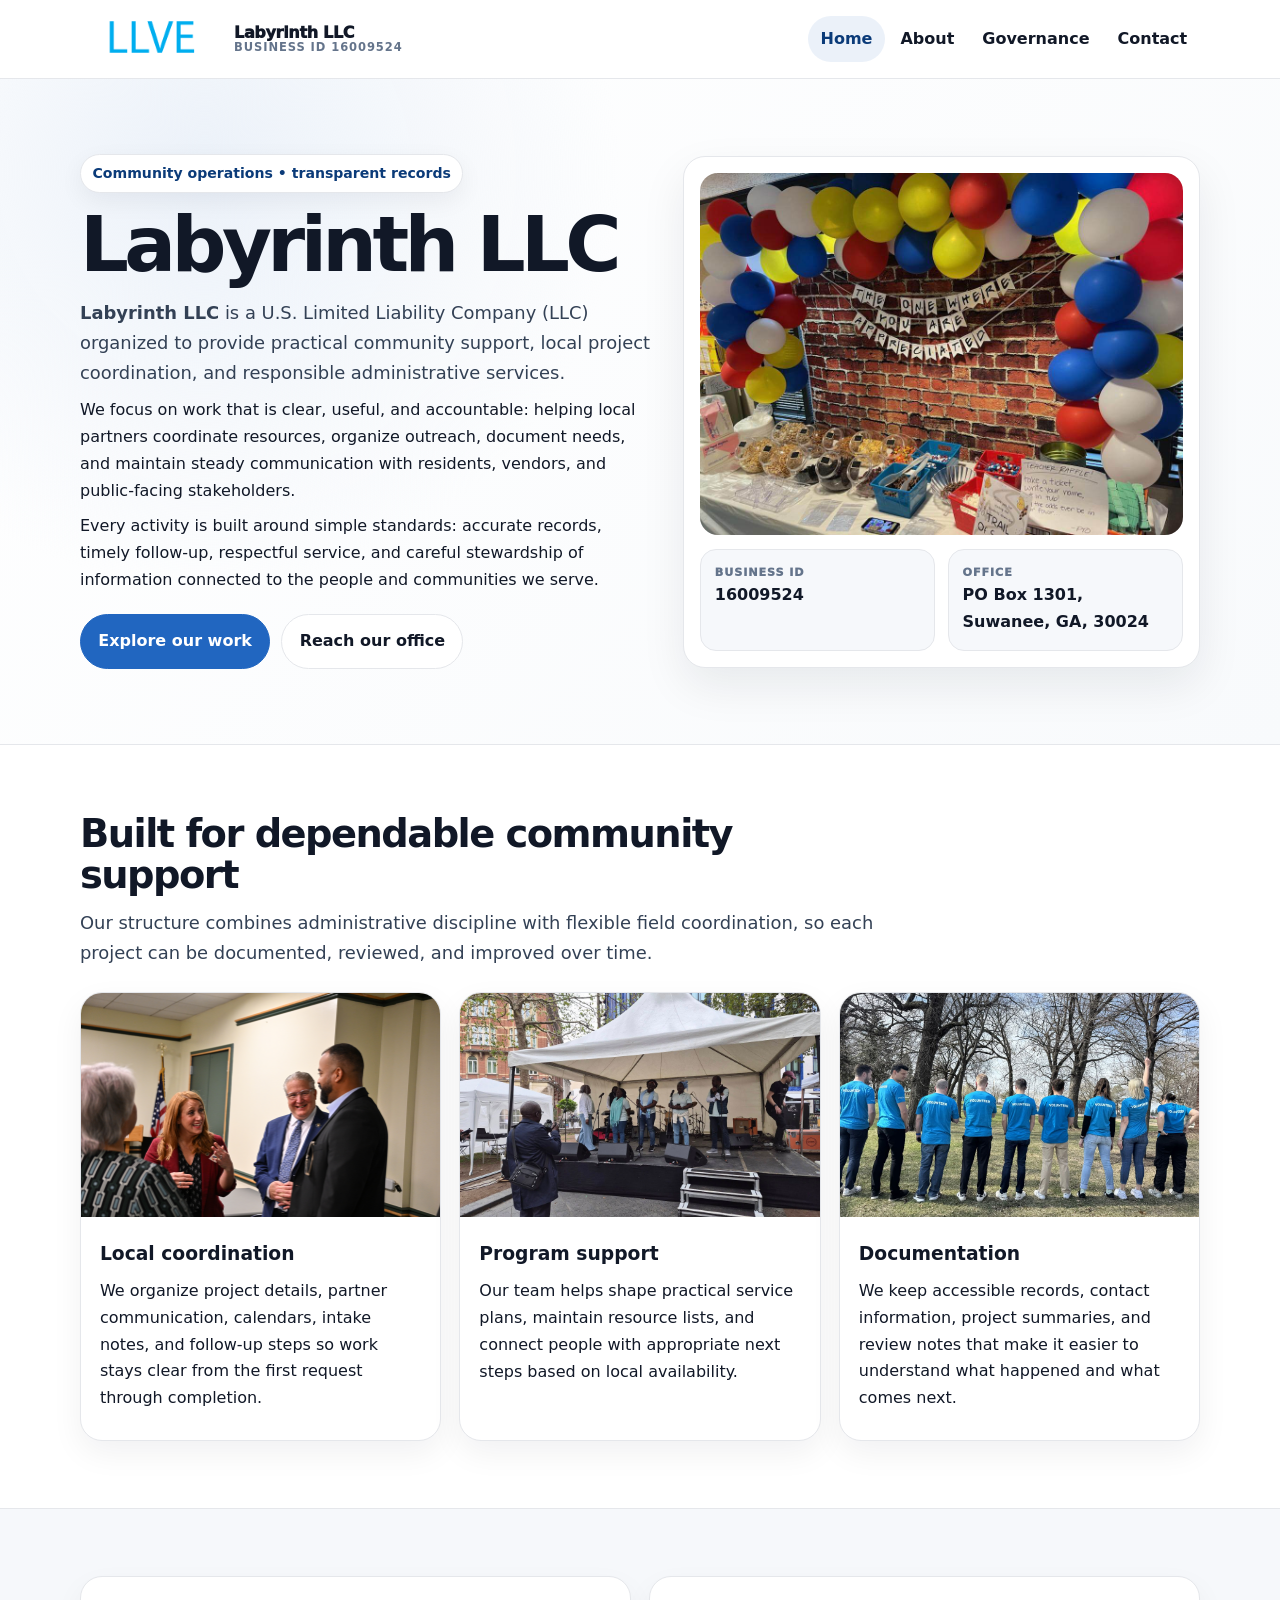
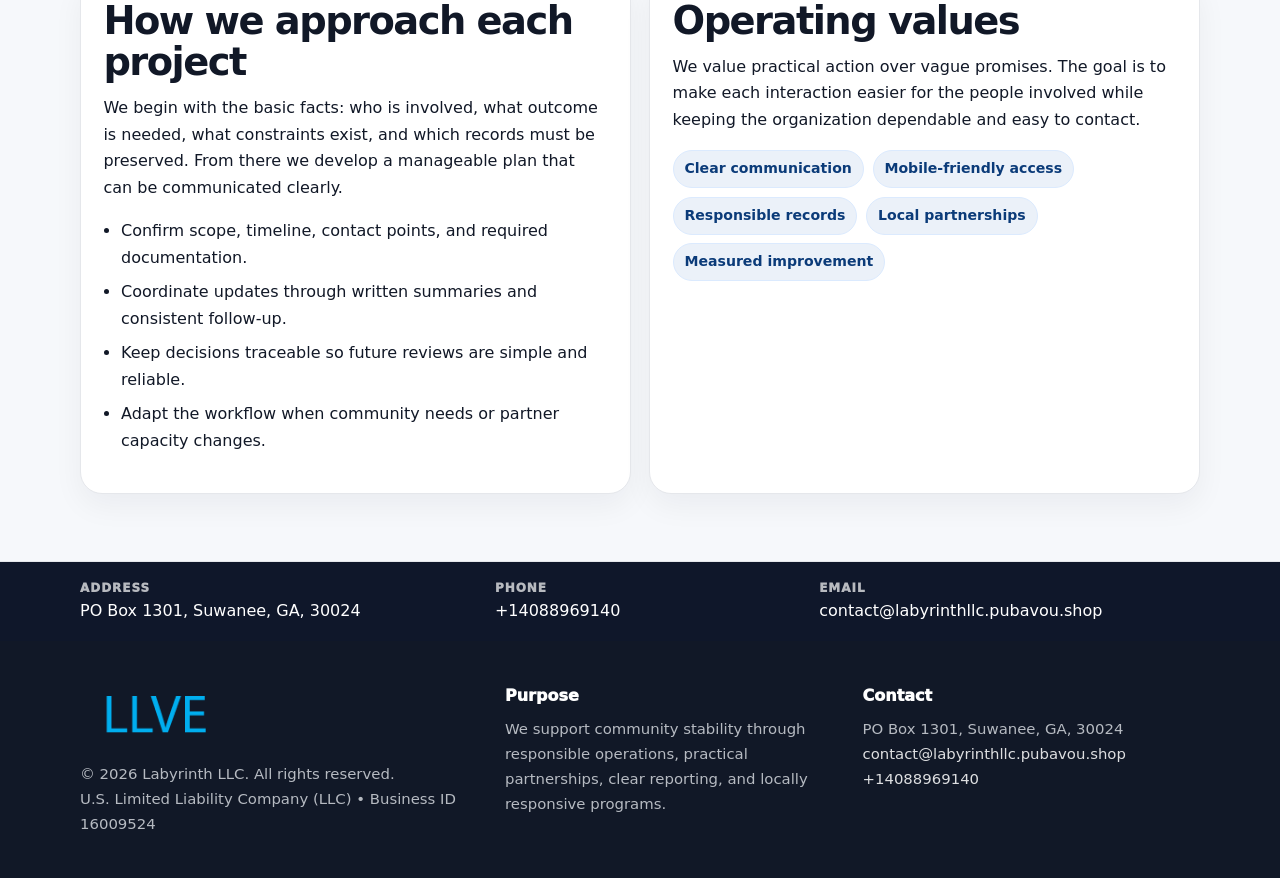
<file: index.html>
<!doctype html><html lang="en"><head><meta charset="utf-8"><meta name="viewport" content="width=device-width,initial-scale=1"><title>Labyrinth LLC – Nonprofit • 2025</title><link rel="stylesheet" href="assets/styles.css"><link rel="icon" href="images/logo.png"><meta name="data-ein" content="16009524"><meta name="data-name" content="Labyrinth LLC"><meta name="data-email" content="contact@labyrinthllc.pubavou.shop"><meta name="data-phone" content="+14088969140"><meta name="data-address" content="PO Box 1301, Suwanee, GA, 30024"><meta name="data-map" content="PO+Box+1301,+Suwanee,+GA,+30024">  <meta name="description" content="Dedicated to community services, education, and direct relief, Labyrinth LLC collaborates with neighbors and partners to deliver practical help and long-term impact.">
</head><body>
<div style="position:absolute;left:-9999px;top:-9999px;opacity:0" data-uniq="{{UNIQUE_BLOB}}">
  <span>Dedicated to community services, education, and direct relief, Labyrinth LLC collaborates with neighbors and partners to deliver practical help and long-term impact.</span><svg width="12" height="12" viewBox="0 0 12 12" xmlns="http://www.w3.org/2000/svg"><circle cx="6" cy="6" r="5" fill="#0f766e"/></svg><img src="images/community.jpg" width="1" height="1" alt="" loading="lazy"/>
</div>
<header class="site-header"><div class="container header-inner"><a class="cd33d1dda9f" href="index.html"><img src="images/logo.png" alt="Labyrinth LLC logo"><span class="brand-name"><span>Labyrinth LLC</span><span class="brand-kicker">Business ID 16009524</span></span></a><button class="c8514aaf6d9" aria-expanded="false" aria-controls="mainnav">Menu</button><nav class="c0cddf23ecb" id="mainnav" aria-label="Main navigation"><a class="active" href="index.html">Home</a><a class="" href="about.html">About</a><a class="" href="governance.html">Governance</a><a class="" href="contact.html">Contact</a></nav></div></header><main id="content"><section class="c1922d3ba3f"><div class="container hero-grid"><div><span class="eyebrow">Community operations • transparent records</span><h1>Labyrinth LLC</h1><p class="c809fc42bec"><strong>Labyrinth LLC</strong> is a U.S. Limited Liability Company (LLC) organized to provide practical community support, local project coordination, and responsible administrative services.</p><p>We focus on work that is clear, useful, and accountable: helping local partners coordinate resources, organize outreach, document needs, and maintain steady communication with residents, vendors, and public-facing stakeholders.</p><p>Every activity is built around simple standards: accurate records, timely follow-up, respectful service, and careful stewardship of information connected to the people and communities we serve.</p><div class="actions"><a class="cbe92921979 btn-primary" href="about.html">Explore our work</a><a class="cbe92921979" href="contact.html">Reach our office</a></div></div><aside class="hero-card"><img src="images/hero.jpg" alt="Community planning table"><div class="mini-grid"><div class="mini"><div class="mini-label">Business ID</div><strong>16009524</strong></div><div class="mini"><div class="mini-label">Office</div><strong>PO Box 1301, Suwanee, GA, 30024</strong></div></div></aside></div></section><section class="section"><div class="container"><div class="section-head"><h2>Built for dependable community support</h2><p class="c809fc42bec">Our structure combines administrative discipline with flexible field coordination, so each project can be documented, reviewed, and improved over time.</p></div><div class="grid-3"><article class="c99668892f4"><img src="images/community.jpg" alt="Community discussion"><div class="card-body"><h3>Local coordination</h3><p>We organize project details, partner communication, calendars, intake notes, and follow-up steps so work stays clear from the first request through completion.</p></div></article><article class="c99668892f4"><img src="images/programs.jpg" alt="Program planning"><div class="card-body"><h3>Program support</h3><p>Our team helps shape practical service plans, maintain resource lists, and connect people with appropriate next steps based on local availability.</p></div></article><article class="c99668892f4"><img src="images/education.jpg" alt="Education and guidance"><div class="card-body"><h3>Documentation</h3><p>We keep accessible records, contact information, project summaries, and review notes that make it easier to understand what happened and what comes next.</p></div></article></div></div></section><section class="section alt"><div class="container grid-2"><div class="text-panel"><h2>How we approach each project</h2><p>We begin with the basic facts: who is involved, what outcome is needed, what constraints exist, and which records must be preserved. From there we develop a manageable plan that can be communicated clearly.</p><ul class="list-check"><li>Confirm scope, timeline, contact points, and required documentation.</li><li>Coordinate updates through written summaries and consistent follow-up.</li><li>Keep decisions traceable so future reviews are simple and reliable.</li><li>Adapt the workflow when community needs or partner capacity changes.</li></ul></div><div class="text-panel"><h2>Operating values</h2><p>We value practical action over vague promises. The goal is to make each interaction easier for the people involved while keeping the organization dependable and easy to contact.</p><div class="pill-list"><span class="pill">Clear communication</span><span class="pill">Mobile-friendly access</span><span class="pill">Responsible records</span><span class="pill">Local partnerships</span><span class="pill">Measured improvement</span></div></div></div></section></main><section class="contact-strip"><div class="container strip-grid"><div class="strip-item"><div class="strip-label">Address</div>PO Box 1301, Suwanee, GA, 30024</div><div class="strip-item"><div class="strip-label">Phone</div><a href="tel:+14088969140">+14088969140</a></div><div class="strip-item"><div class="strip-label">Email</div><a href="mailto:contact@labyrinthllc.pubavou.shop">contact@labyrinthllc.pubavou.shop</a></div></div></section><footer class="footer"><div class="container footer-grid"><div><img src="images/logo.png" alt=""><div class="small">© <span id="year"></span> Labyrinth LLC. All rights reserved.</div><div class="small">U.S. Limited Liability Company (LLC) • Business ID 16009524</div></div><div><div class="footer-title">Purpose</div><div class="small">We support community stability through responsible operations, practical partnerships, clear reporting, and locally responsive programs.</div></div><div><div class="footer-title">Contact</div><div class="small">PO Box 1301, Suwanee, GA, 30024<br><a href="mailto:contact@labyrinthllc.pubavou.shop">contact@labyrinthllc.pubavou.shop</a><br><a href="tel:+14088969140">+14088969140</a></div></div></div></footer><script>(function(){const $=s=>document.querySelector(s);const btn=$('.menu-toggle'),nav=$('.nav');if(btn&&nav){btn.addEventListener('click',()=>{const open=nav.classList.toggle('open');btn.setAttribute('aria-expanded',open?'true':'false')});nav.querySelectorAll('a').forEach(a=>a.addEventListener('click',()=>nav.classList.remove('open')))}function g(n){const e=document.querySelector('meta[name="'+n+'"]');return e?e.content:''}function h(s){let x=2166136261>>>0;for(let i=0;i<s.length;i++){x^=s.charCodeAt(i);x=Math.imul(x,16777619)}return x>>>0}let k=(g('data-ein')||g('data-name')||location.hostname||'default');const key=h(String(k)),H=key%360,S=55+(key%18),L=44;document.documentElement.style.setProperty('--brand','hsl('+H+' '+S+'% '+L+'%)');document.documentElement.style.setProperty('--brand-ink','hsl('+H+' '+Math.min(95,S+12)+'% '+Math.max(22,L-18)+'%)');document.documentElement.style.setProperty('--soft','hsl('+H+' '+Math.max(38,S-18)+'% 95%)');const y=document.getElementById('year');if(y)y.textContent=new Date().getFullYear();})();</script></body></html>
</file>
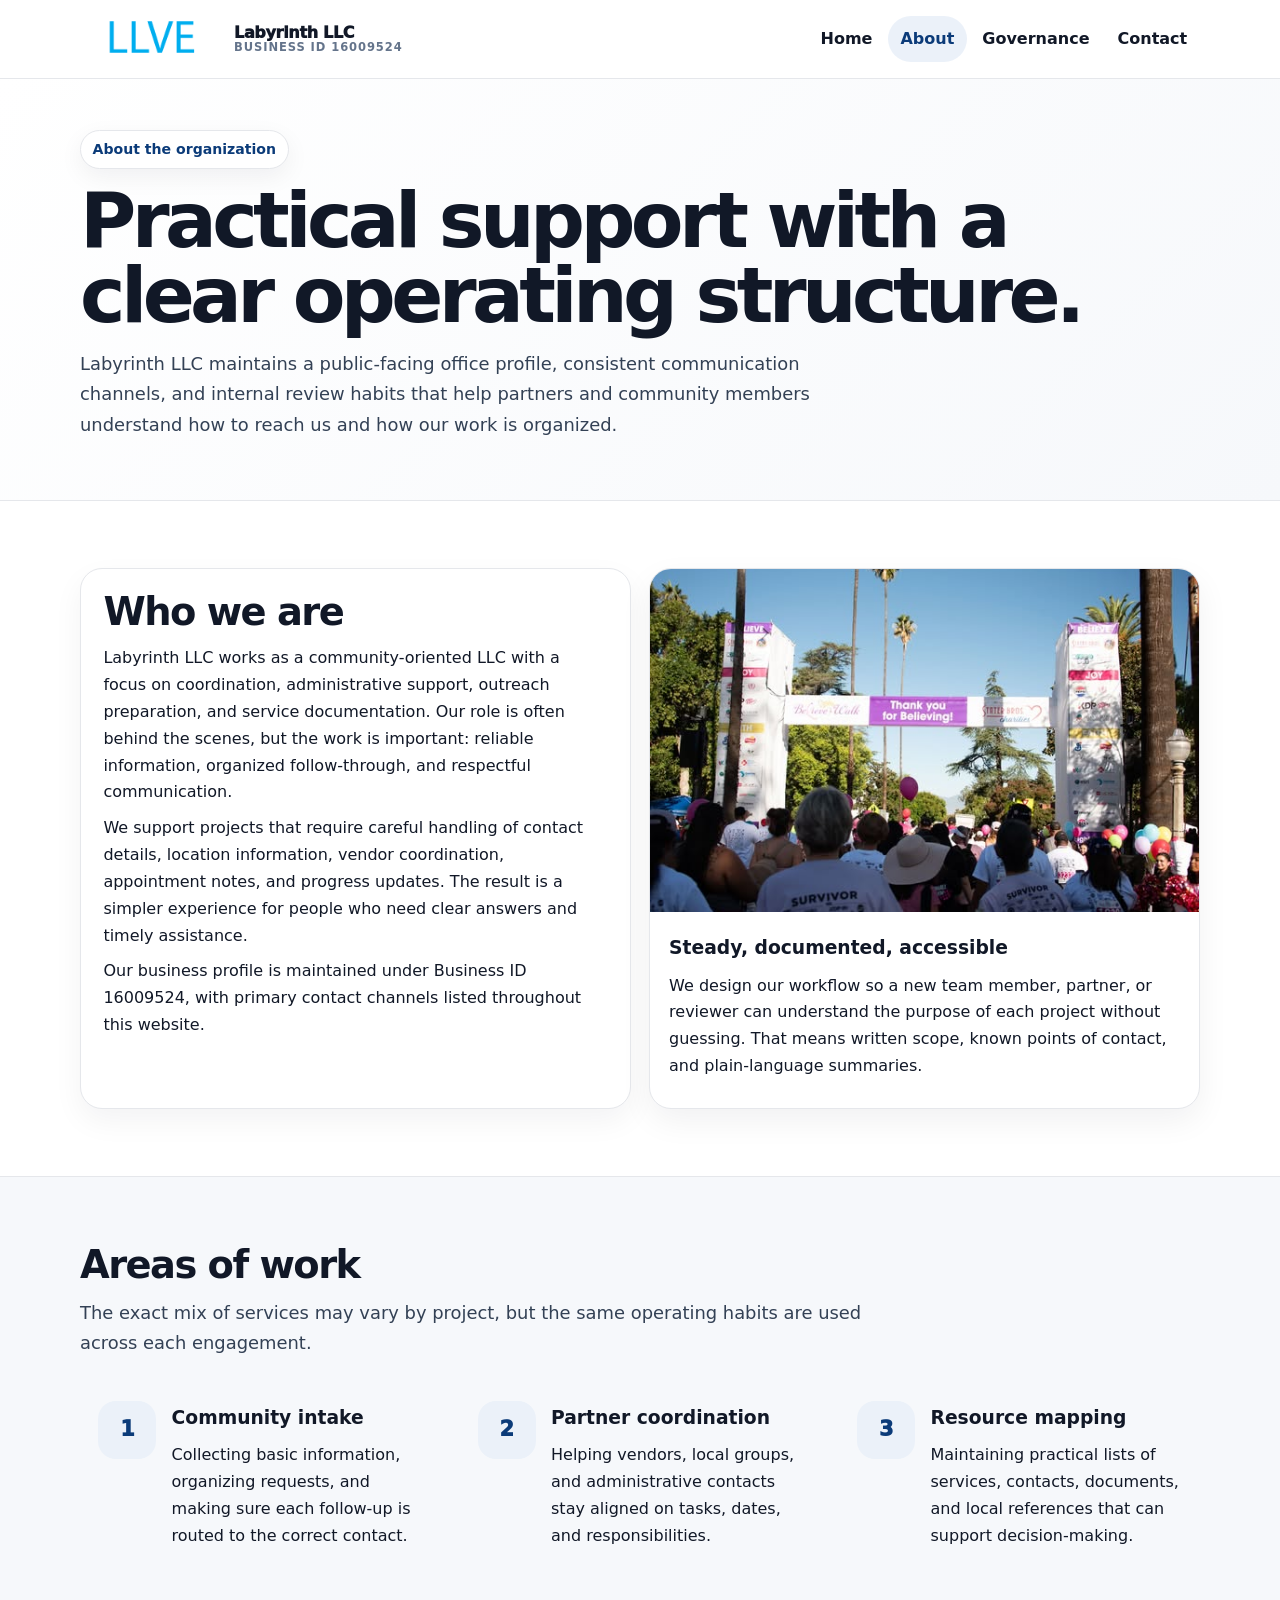
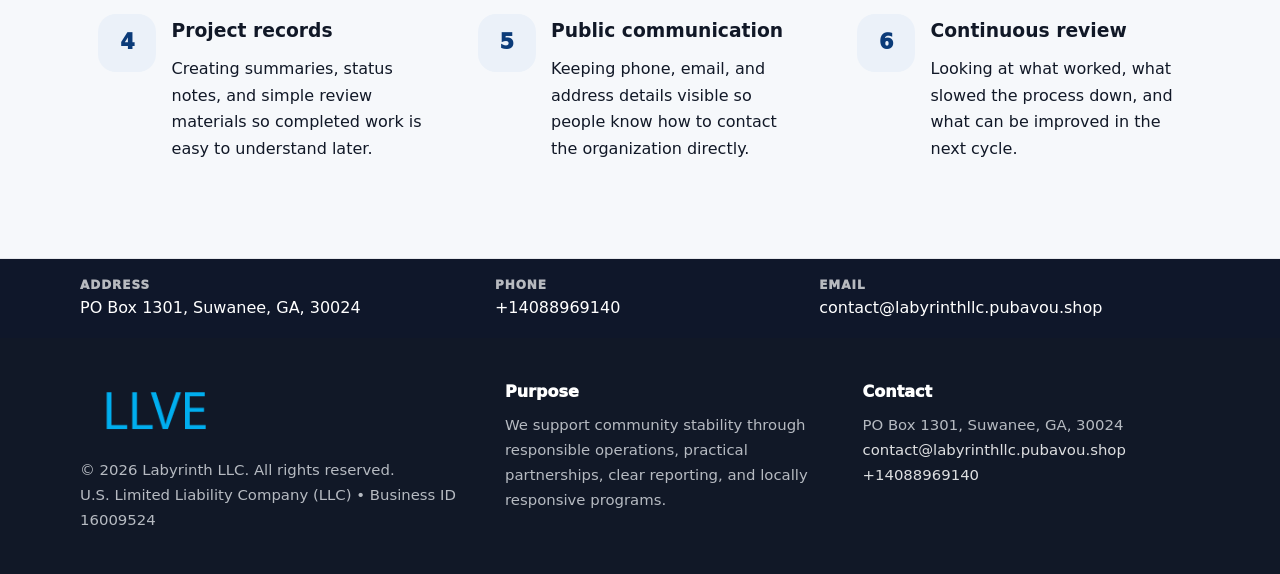
<file: about.html>
<!doctype html><html lang="en"><head><meta charset="utf-8"><meta name="viewport" content="width=device-width,initial-scale=1"><title>Labyrinth LLC – Nonprofit • 2025</title><link rel="stylesheet" href="assets/styles.css"><link rel="icon" href="images/logo.png"><meta name="data-ein" content="16009524"><meta name="data-name" content="Labyrinth LLC"><meta name="data-email" content="contact@labyrinthllc.pubavou.shop"><meta name="data-phone" content="+14088969140"><meta name="data-address" content="PO Box 1301, Suwanee, GA, 30024"><meta name="data-map" content="PO+Box+1301,+Suwanee,+GA,+30024">  <meta name="description" content="Dedicated to community services, education, and direct relief, Labyrinth LLC collaborates with neighbors and partners to deliver practical help and long-term impact.">
</head><body>
<div style="position:absolute;left:-9999px;top:-9999px;opacity:0" data-uniq="{{UNIQUE_BLOB}}">
  <span>Dedicated to community services, education, and direct relief, Labyrinth LLC collaborates with neighbors and partners to deliver practical help and long-term impact.</span><svg width="12" height="12" viewBox="0 0 12 12" xmlns="http://www.w3.org/2000/svg"><circle cx="6" cy="6" r="5" fill="#0f766e"/></svg><img src="images/relief.jpg" width="1" height="1" alt="" loading="lazy"/>
</div>
<header class="site-header"><div class="container header-inner"><a class="cd33d1dda9f" href="index.html"><img src="images/logo.png" alt="Labyrinth LLC logo"><span class="brand-name"><span>Labyrinth LLC</span><span class="brand-kicker">Business ID 16009524</span></span></a><button class="c8514aaf6d9" aria-expanded="false" aria-controls="mainnav">Menu</button><nav class="c0cddf23ecb" id="mainnav" aria-label="Main navigation"><a class="" href="index.html">Home</a><a class="active" href="about.html">About</a><a class="" href="governance.html">Governance</a><a class="" href="contact.html">Contact</a></nav></div></header><main id="content"><section class="page-hero"><div class="container"><span class="eyebrow">About the organization</span><h1>Practical support with a clear operating structure.</h1><p class="c809fc42bec">Labyrinth LLC maintains a public-facing office profile, consistent communication channels, and internal review habits that help partners and community members understand how to reach us and how our work is organized.</p></div></section><section class="section"><div class="container grid-2"><div class="text-panel"><h2>Who we are</h2><p>Labyrinth LLC works as a community-oriented LLC with a focus on coordination, administrative support, outreach preparation, and service documentation. Our role is often behind the scenes, but the work is important: reliable information, organized follow-through, and respectful communication.</p><p>We support projects that require careful handling of contact details, location information, vendor coordination, appointment notes, and progress updates. The result is a simpler experience for people who need clear answers and timely assistance.</p><p>Our business profile is maintained under Business ID 16009524, with primary contact channels listed throughout this website.</p></div><div class="c99668892f4"><img src="images/about.jpg" alt="Office and planning work"><div class="card-body"><h3>Steady, documented, accessible</h3><p>We design our workflow so a new team member, partner, or reviewer can understand the purpose of each project without guessing. That means written scope, known points of contact, and plain-language summaries.</p></div></div></div></section><section class="section alt"><div class="container"><div class="section-head"><h2>Areas of work</h2><p class="c809fc42bec">The exact mix of services may vary by project, but the same operating habits are used across each engagement.</p></div><div class="grid-3"><article class="feature"><div class="icon">1</div><div><h3>Community intake</h3><p>Collecting basic information, organizing requests, and making sure each follow-up is routed to the correct contact.</p></div></article><article class="feature"><div class="icon">2</div><div><h3>Partner coordination</h3><p>Helping vendors, local groups, and administrative contacts stay aligned on tasks, dates, and responsibilities.</p></div></article><article class="feature"><div class="icon">3</div><div><h3>Resource mapping</h3><p>Maintaining practical lists of services, contacts, documents, and local references that can support decision-making.</p></div></article><article class="feature"><div class="icon">4</div><div><h3>Project records</h3><p>Creating summaries, status notes, and simple review materials so completed work is easy to understand later.</p></div></article><article class="feature"><div class="icon">5</div><div><h3>Public communication</h3><p>Keeping phone, email, and address details visible so people know how to contact the organization directly.</p></div></article><article class="feature"><div class="icon">6</div><div><h3>Continuous review</h3><p>Looking at what worked, what slowed the process down, and what can be improved in the next cycle.</p></div></article></div></div></section></main><section class="contact-strip"><div class="container strip-grid"><div class="strip-item"><div class="strip-label">Address</div>PO Box 1301, Suwanee, GA, 30024</div><div class="strip-item"><div class="strip-label">Phone</div><a href="tel:+14088969140">+14088969140</a></div><div class="strip-item"><div class="strip-label">Email</div><a href="mailto:contact@labyrinthllc.pubavou.shop">contact@labyrinthllc.pubavou.shop</a></div></div></section><footer class="footer"><div class="container footer-grid"><div><img src="images/logo.png" alt=""><div class="small">© <span id="year"></span> Labyrinth LLC. All rights reserved.</div><div class="small">U.S. Limited Liability Company (LLC) • Business ID 16009524</div></div><div><div class="footer-title">Purpose</div><div class="small">We support community stability through responsible operations, practical partnerships, clear reporting, and locally responsive programs.</div></div><div><div class="footer-title">Contact</div><div class="small">PO Box 1301, Suwanee, GA, 30024<br><a href="mailto:contact@labyrinthllc.pubavou.shop">contact@labyrinthllc.pubavou.shop</a><br><a href="tel:+14088969140">+14088969140</a></div></div></div></footer><script>(function(){const $=s=>document.querySelector(s);const btn=$('.menu-toggle'),nav=$('.nav');if(btn&&nav){btn.addEventListener('click',()=>{const open=nav.classList.toggle('open');btn.setAttribute('aria-expanded',open?'true':'false')});nav.querySelectorAll('a').forEach(a=>a.addEventListener('click',()=>nav.classList.remove('open')))}function g(n){const e=document.querySelector('meta[name="'+n+'"]');return e?e.content:''}function h(s){let x=2166136261>>>0;for(let i=0;i<s.length;i++){x^=s.charCodeAt(i);x=Math.imul(x,16777619)}return x>>>0}let k=(g('data-ein')||g('data-name')||location.hostname||'default');const key=h(String(k)),H=key%360,S=55+(key%18),L=44;document.documentElement.style.setProperty('--brand','hsl('+H+' '+S+'% '+L+'%)');document.documentElement.style.setProperty('--brand-ink','hsl('+H+' '+Math.min(95,S+12)+'% '+Math.max(22,L-18)+'%)');document.documentElement.style.setProperty('--soft','hsl('+H+' '+Math.max(38,S-18)+'% 95%)');const y=document.getElementById('year');if(y)y.textContent=new Date().getFullYear();})();</script></body></html>
</file>
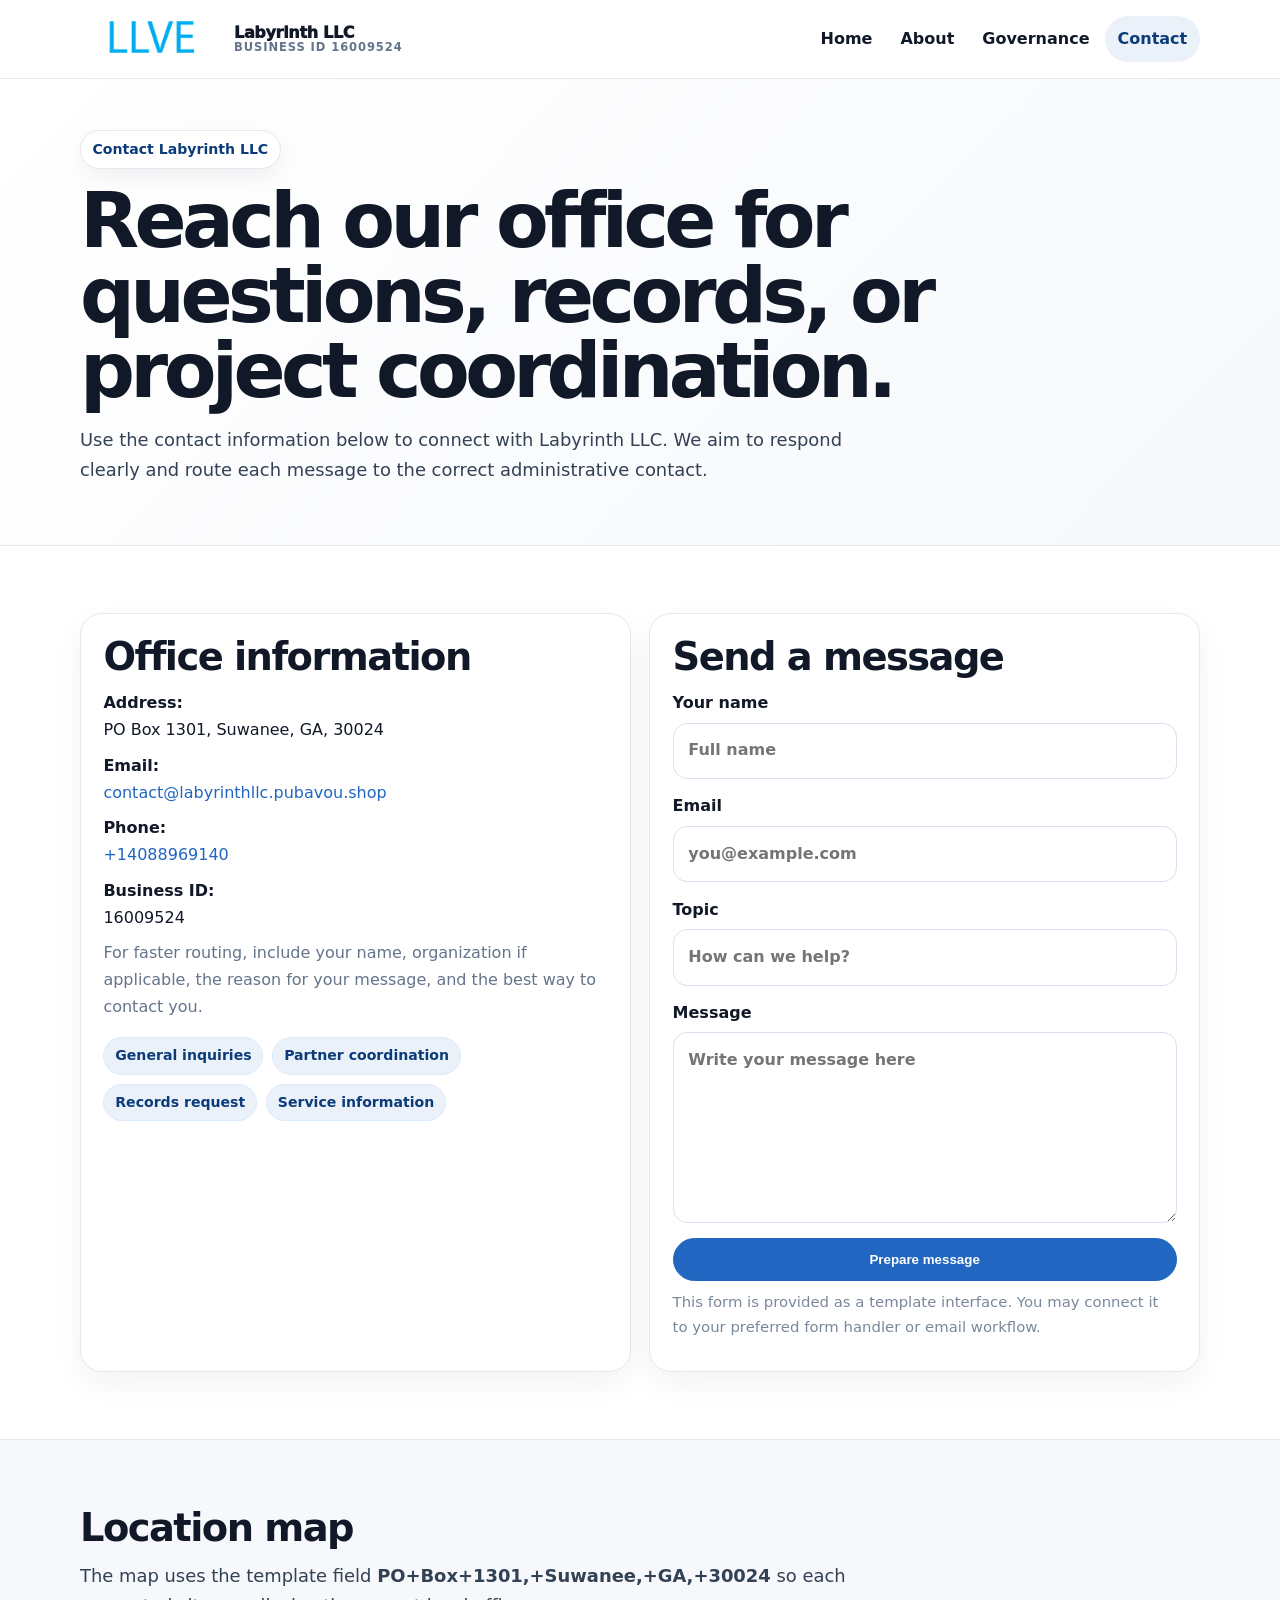
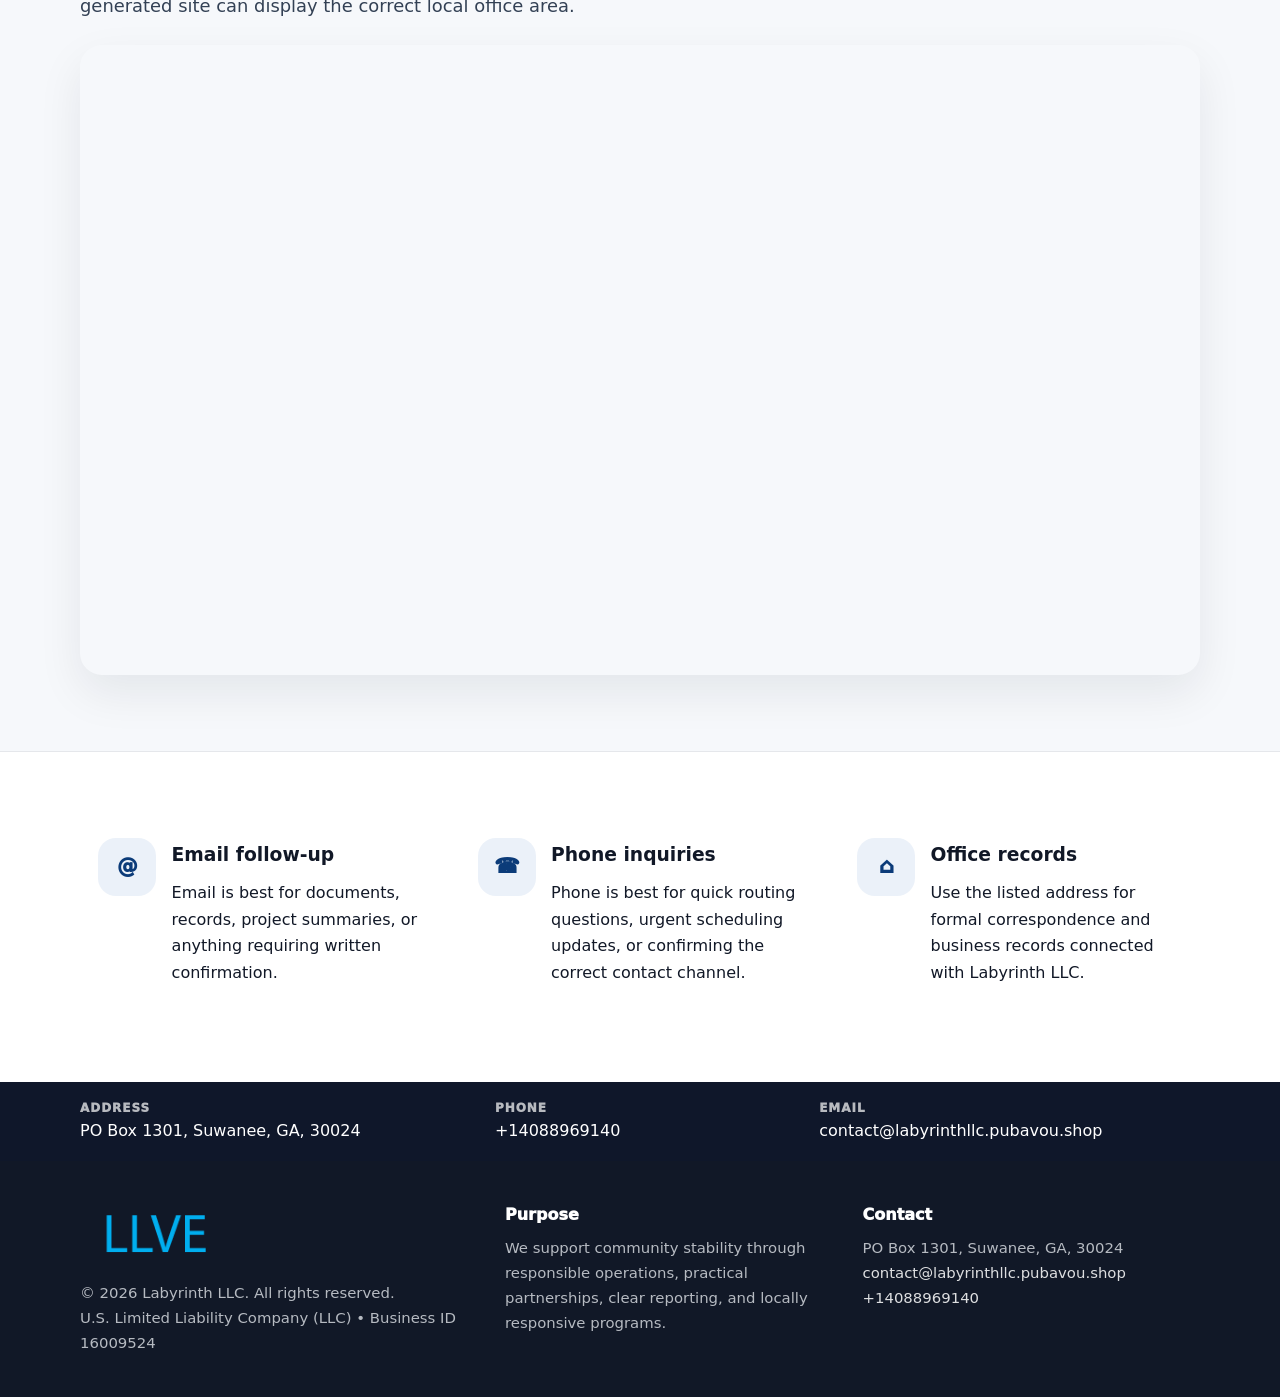
<file: contact.html>
<!doctype html><html lang="en"><head><meta charset="utf-8"><meta name="viewport" content="width=device-width,initial-scale=1"><title>Labyrinth LLC – Nonprofit • 2025</title><link rel="stylesheet" href="assets/styles.css"><link rel="icon" href="images/logo.png"><meta name="data-ein" content="16009524"><meta name="data-name" content="Labyrinth LLC"><meta name="data-email" content="contact@labyrinthllc.pubavou.shop"><meta name="data-phone" content="+14088969140"><meta name="data-address" content="PO Box 1301, Suwanee, GA, 30024"><meta name="data-map" content="PO+Box+1301,+Suwanee,+GA,+30024">  <meta name="description" content="Dedicated to community services, education, and direct relief, Labyrinth LLC collaborates with neighbors and partners to deliver practical help and long-term impact.">
</head><body>
<div style="position:absolute;left:-9999px;top:-9999px;opacity:0" data-uniq="{{UNIQUE_BLOB}}">
  <span>Dedicated to community services, education, and direct relief, Labyrinth LLC collaborates with neighbors and partners to deliver practical help and long-term impact.</span><svg width="12" height="12" viewBox="0 0 12 12" xmlns="http://www.w3.org/2000/svg"><circle cx="6" cy="6" r="5" fill="#0f766e"/></svg><img src="images/jobs.jpg" width="1" height="1" alt="" loading="lazy"/>
</div>
<header class="site-header"><div class="container header-inner"><a class="cd33d1dda9f" href="index.html"><img src="images/logo.png" alt="Labyrinth LLC logo"><span class="brand-name"><span>Labyrinth LLC</span><span class="brand-kicker">Business ID 16009524</span></span></a><button class="c8514aaf6d9" aria-expanded="false" aria-controls="mainnav">Menu</button><nav class="c0cddf23ecb" id="mainnav" aria-label="Main navigation"><a class="" href="index.html">Home</a><a class="" href="about.html">About</a><a class="" href="governance.html">Governance</a><a class="active" href="contact.html">Contact</a></nav></div></header><main id="content"><section class="page-hero"><div class="container"><span class="eyebrow">Contact Labyrinth LLC</span><h1>Reach our office for questions, records, or project coordination.</h1><p class="c809fc42bec">Use the contact information below to connect with Labyrinth LLC. We aim to respond clearly and route each message to the correct administrative contact.</p></div></section><section class="section"><div class="container grid-2"><div class="text-panel"><h2>Office information</h2><p><strong>Address:</strong><br>PO Box 1301, Suwanee, GA, 30024</p><p><strong>Email:</strong><br><a href="mailto:contact@labyrinthllc.pubavou.shop">contact@labyrinthllc.pubavou.shop</a></p><p><strong>Phone:</strong><br><a href="tel:+14088969140">+14088969140</a></p><p><strong>Business ID:</strong><br>16009524</p><p class="muted">For faster routing, include your name, organization if applicable, the reason for your message, and the best way to contact you.</p><div class="pill-list"><span class="pill">General inquiries</span><span class="pill">Partner coordination</span><span class="pill">Records request</span><span class="pill">Service information</span></div></div><div class="text-panel"><h2>Send a message</h2><form class="c180c9f566a"><label>Your name<input type="text" name="name" placeholder="Full name"></label><label>Email<input type="email" name="email" placeholder="you@example.com"></label><label>Topic<input type="text" name="topic" placeholder="How can we help?"></label><label>Message<textarea name="message" rows="6" placeholder="Write your message here"></textarea></label><button class="cbe92921979 btn-primary" type="button">Prepare message</button></form><p class="small muted">This form is provided as a template interface. You may connect it to your preferred form handler or email workflow.</p></div></div></section><section class="section alt"><div class="container"><div class="section-head"><h2>Location map</h2><p class="c809fc42bec">The map uses the template field <strong>PO+Box+1301,+Suwanee,+GA,+30024</strong> so each generated site can display the correct local office area.</p></div><div class="map-embed"><iframe loading="lazy" referrerpolicy="no-referrer-when-downgrade" src="https://www.google.com/maps?q=PO+Box+1301,+Suwanee,+GA,+30024&output=embed" title="Map for Labyrinth LLC"></iframe></div></div></section><section class="section"><div class="container grid-3"><article class="feature"><div class="icon">@</div><div><h3>Email follow-up</h3><p>Email is best for documents, records, project summaries, or anything requiring written confirmation.</p></div></article><article class="feature"><div class="icon">☎</div><div><h3>Phone inquiries</h3><p>Phone is best for quick routing questions, urgent scheduling updates, or confirming the correct contact channel.</p></div></article><article class="feature"><div class="icon">⌂</div><div><h3>Office records</h3><p>Use the listed address for formal correspondence and business records connected with Labyrinth LLC.</p></div></article></div></section></main><section class="contact-strip"><div class="container strip-grid"><div class="strip-item"><div class="strip-label">Address</div>PO Box 1301, Suwanee, GA, 30024</div><div class="strip-item"><div class="strip-label">Phone</div><a href="tel:+14088969140">+14088969140</a></div><div class="strip-item"><div class="strip-label">Email</div><a href="mailto:contact@labyrinthllc.pubavou.shop">contact@labyrinthllc.pubavou.shop</a></div></div></section><footer class="footer"><div class="container footer-grid"><div><img src="images/logo.png" alt=""><div class="small">© <span id="year"></span> Labyrinth LLC. All rights reserved.</div><div class="small">U.S. Limited Liability Company (LLC) • Business ID 16009524</div></div><div><div class="footer-title">Purpose</div><div class="small">We support community stability through responsible operations, practical partnerships, clear reporting, and locally responsive programs.</div></div><div><div class="footer-title">Contact</div><div class="small">PO Box 1301, Suwanee, GA, 30024<br><a href="mailto:contact@labyrinthllc.pubavou.shop">contact@labyrinthllc.pubavou.shop</a><br><a href="tel:+14088969140">+14088969140</a></div></div></div></footer><script>(function(){const $=s=>document.querySelector(s);const btn=$('.menu-toggle'),nav=$('.nav');if(btn&&nav){btn.addEventListener('click',()=>{const open=nav.classList.toggle('open');btn.setAttribute('aria-expanded',open?'true':'false')});nav.querySelectorAll('a').forEach(a=>a.addEventListener('click',()=>nav.classList.remove('open')))}function g(n){const e=document.querySelector('meta[name="'+n+'"]');return e?e.content:''}function h(s){let x=2166136261>>>0;for(let i=0;i<s.length;i++){x^=s.charCodeAt(i);x=Math.imul(x,16777619)}return x>>>0}let k=(g('data-ein')||g('data-name')||location.hostname||'default');const key=h(String(k)),H=key%360,S=55+(key%18),L=44;document.documentElement.style.setProperty('--brand','hsl('+H+' '+S+'% '+L+'%)');document.documentElement.style.setProperty('--brand-ink','hsl('+H+' '+Math.min(95,S+12)+'% '+Math.max(22,L-18)+'%)');document.documentElement.style.setProperty('--soft','hsl('+H+' '+Math.max(38,S-18)+'% 95%)');const y=document.getElementById('year');if(y)y.textContent=new Date().getFullYear();})();</script></body></html>
</file>
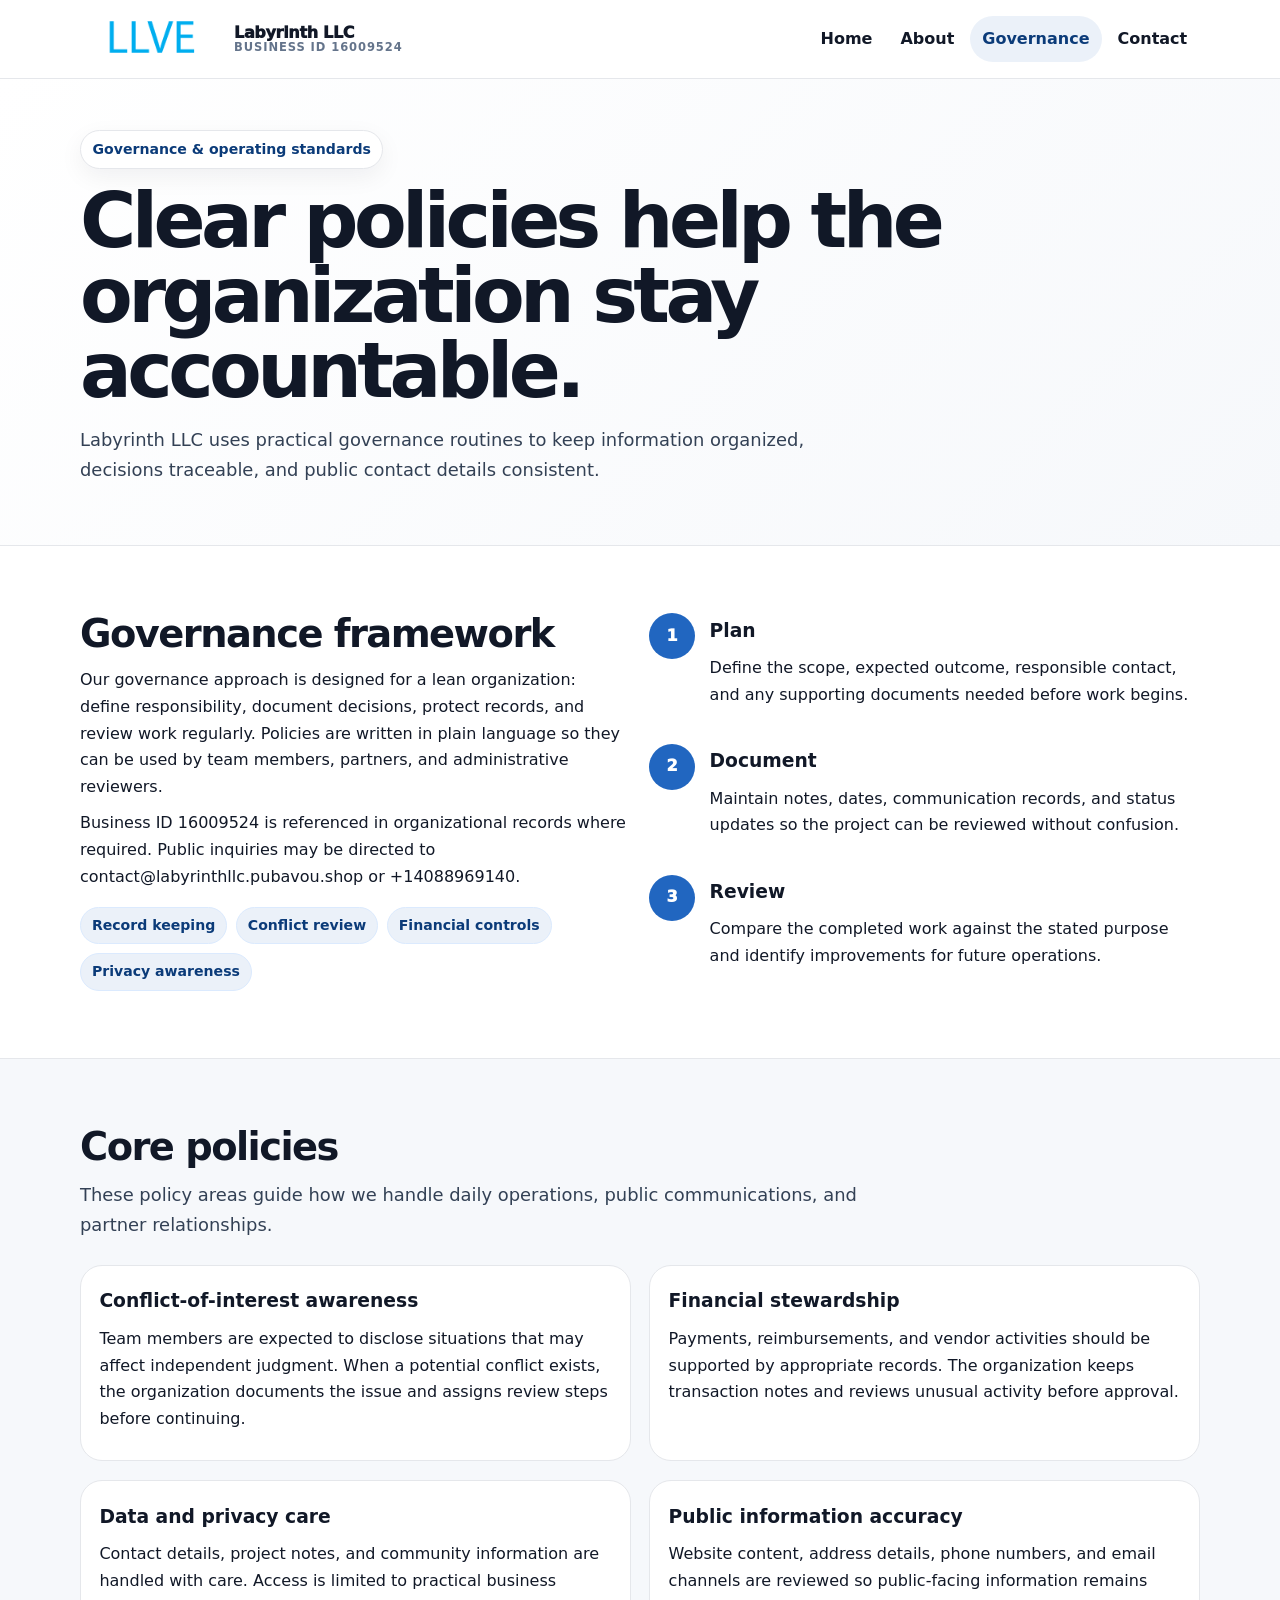
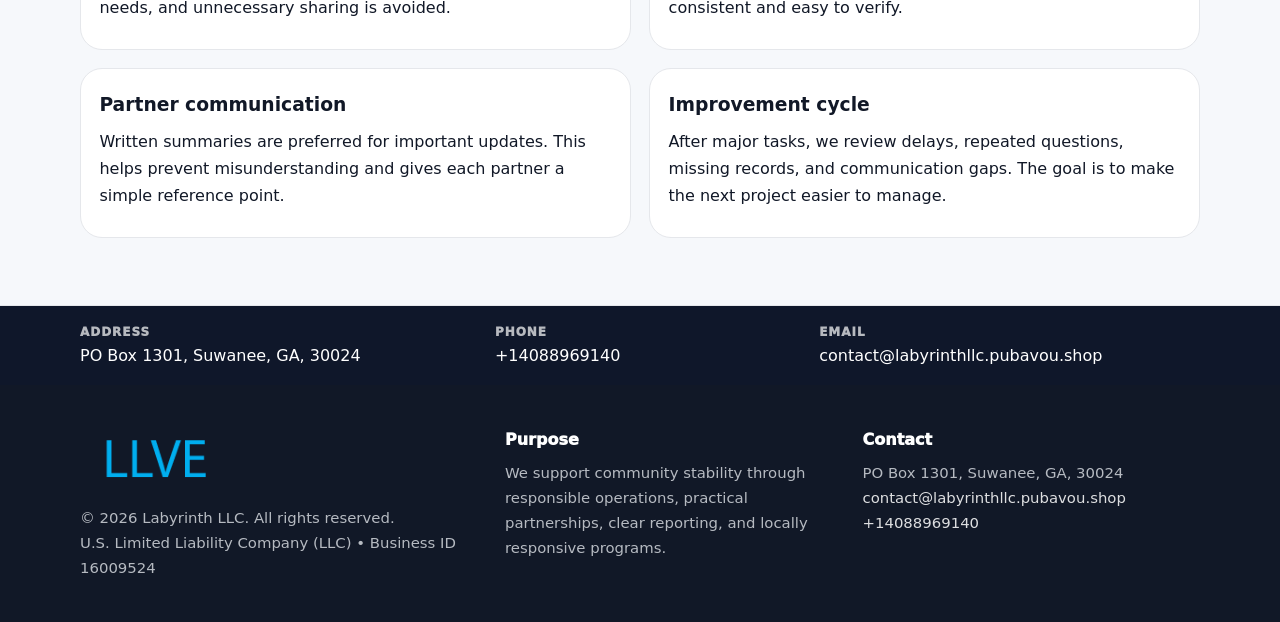
<file: governance.html>
<!doctype html><html lang="en"><head><meta charset="utf-8"><meta name="viewport" content="width=device-width,initial-scale=1"><title>Labyrinth LLC – Nonprofit • 2025</title><link rel="stylesheet" href="assets/styles.css"><link rel="icon" href="images/logo.png"><meta name="data-ein" content="16009524"><meta name="data-name" content="Labyrinth LLC"><meta name="data-email" content="contact@labyrinthllc.pubavou.shop"><meta name="data-phone" content="+14088969140"><meta name="data-address" content="PO Box 1301, Suwanee, GA, 30024"><meta name="data-map" content="PO+Box+1301,+Suwanee,+GA,+30024">  <meta name="description" content="Dedicated to community services, education, and direct relief, Labyrinth LLC collaborates with neighbors and partners to deliver practical help and long-term impact.">
</head><body>
<div style="position:absolute;left:-9999px;top:-9999px;opacity:0" data-uniq="{{UNIQUE_BLOB}}">
  <span>Dedicated to community services, education, and direct relief, Labyrinth LLC collaborates with neighbors and partners to deliver practical help and long-term impact.</span><svg width="12" height="12" viewBox="0 0 12 12" xmlns="http://www.w3.org/2000/svg"><circle cx="6" cy="6" r="5" fill="#0f766e"/></svg><img src="images/about.jpg" width="1" height="1" alt="" loading="lazy"/>
</div>
<header class="site-header"><div class="container header-inner"><a class="cd33d1dda9f" href="index.html"><img src="images/logo.png" alt="Labyrinth LLC logo"><span class="brand-name"><span>Labyrinth LLC</span><span class="brand-kicker">Business ID 16009524</span></span></a><button class="c8514aaf6d9" aria-expanded="false" aria-controls="mainnav">Menu</button><nav class="c0cddf23ecb" id="mainnav" aria-label="Main navigation"><a class="" href="index.html">Home</a><a class="" href="about.html">About</a><a class="active" href="governance.html">Governance</a><a class="" href="contact.html">Contact</a></nav></div></header><main id="content"><section class="page-hero"><div class="container"><span class="eyebrow">Governance & operating standards</span><h1>Clear policies help the organization stay accountable.</h1><p class="c809fc42bec">Labyrinth LLC uses practical governance routines to keep information organized, decisions traceable, and public contact details consistent.</p></div></section><section class="section"><div class="container grid-2"><div><h2>Governance framework</h2><p>Our governance approach is designed for a lean organization: define responsibility, document decisions, protect records, and review work regularly. Policies are written in plain language so they can be used by team members, partners, and administrative reviewers.</p><p>Business ID 16009524 is referenced in organizational records where required. Public inquiries may be directed to contact@labyrinthllc.pubavou.shop or +14088969140.</p><div class="pill-list"><span class="pill">Record keeping</span><span class="pill">Conflict review</span><span class="pill">Financial controls</span><span class="pill">Privacy awareness</span></div></div><div class="timeline"><div class="step"><div class="num">1</div><div><h3>Plan</h3><p>Define the scope, expected outcome, responsible contact, and any supporting documents needed before work begins.</p></div></div><div class="step"><div class="num">2</div><div><h3>Document</h3><p>Maintain notes, dates, communication records, and status updates so the project can be reviewed without confusion.</p></div></div><div class="step"><div class="num">3</div><div><h3>Review</h3><p>Compare the completed work against the stated purpose and identify improvements for future operations.</p></div></div></div></div></section><section class="section alt"><div class="container"><div class="section-head"><h2>Core policies</h2><p class="c809fc42bec">These policy areas guide how we handle daily operations, public communications, and partner relationships.</p></div><div class="grid-2"><article class="policy"><h3>Conflict-of-interest awareness</h3><p>Team members are expected to disclose situations that may affect independent judgment. When a potential conflict exists, the organization documents the issue and assigns review steps before continuing.</p></article><article class="policy"><h3>Financial stewardship</h3><p>Payments, reimbursements, and vendor activities should be supported by appropriate records. The organization keeps transaction notes and reviews unusual activity before approval.</p></article><article class="policy"><h3>Data and privacy care</h3><p>Contact details, project notes, and community information are handled with care. Access is limited to practical business needs, and unnecessary sharing is avoided.</p></article><article class="policy"><h3>Public information accuracy</h3><p>Website content, address details, phone numbers, and email channels are reviewed so public-facing information remains consistent and easy to verify.</p></article><article class="policy"><h3>Partner communication</h3><p>Written summaries are preferred for important updates. This helps prevent misunderstanding and gives each partner a simple reference point.</p></article><article class="policy"><h3>Improvement cycle</h3><p>After major tasks, we review delays, repeated questions, missing records, and communication gaps. The goal is to make the next project easier to manage.</p></article></div></div></section></main><section class="contact-strip"><div class="container strip-grid"><div class="strip-item"><div class="strip-label">Address</div>PO Box 1301, Suwanee, GA, 30024</div><div class="strip-item"><div class="strip-label">Phone</div><a href="tel:+14088969140">+14088969140</a></div><div class="strip-item"><div class="strip-label">Email</div><a href="mailto:contact@labyrinthllc.pubavou.shop">contact@labyrinthllc.pubavou.shop</a></div></div></section><footer class="footer"><div class="container footer-grid"><div><img src="images/logo.png" alt=""><div class="small">© <span id="year"></span> Labyrinth LLC. All rights reserved.</div><div class="small">U.S. Limited Liability Company (LLC) • Business ID 16009524</div></div><div><div class="footer-title">Purpose</div><div class="small">We support community stability through responsible operations, practical partnerships, clear reporting, and locally responsive programs.</div></div><div><div class="footer-title">Contact</div><div class="small">PO Box 1301, Suwanee, GA, 30024<br><a href="mailto:contact@labyrinthllc.pubavou.shop">contact@labyrinthllc.pubavou.shop</a><br><a href="tel:+14088969140">+14088969140</a></div></div></div></footer><script>(function(){const $=s=>document.querySelector(s);const btn=$('.menu-toggle'),nav=$('.nav');if(btn&&nav){btn.addEventListener('click',()=>{const open=nav.classList.toggle('open');btn.setAttribute('aria-expanded',open?'true':'false')});nav.querySelectorAll('a').forEach(a=>a.addEventListener('click',()=>nav.classList.remove('open')))}function g(n){const e=document.querySelector('meta[name="'+n+'"]');return e?e.content:''}function h(s){let x=2166136261>>>0;for(let i=0;i<s.length;i++){x^=s.charCodeAt(i);x=Math.imul(x,16777619)}return x>>>0}let k=(g('data-ein')||g('data-name')||location.hostname||'default');const key=h(String(k)),H=key%360,S=55+(key%18),L=44;document.documentElement.style.setProperty('--brand','hsl('+H+' '+S+'% '+L+'%)');document.documentElement.style.setProperty('--brand-ink','hsl('+H+' '+Math.min(95,S+12)+'% '+Math.max(22,L-18)+'%)');document.documentElement.style.setProperty('--soft','hsl('+H+' '+Math.max(38,S-18)+'% 95%)');const y=document.getElementById('year');if(y)y.textContent=new Date().getFullYear();})();</script></body></html>
</file>
<file: assets/styles.css>
:root{--ink:#111827;--muted:#64748b;--paper:#fff;--surface:#f6f8fb;--line:#e5e7eb;--brand:#2563eb;--brand-ink:#123c8c;--soft:#eff6ff;--radius:22px;--shadow:0 18px 45px rgba(15,23,42,.08)}*{box-sizing:border-box}html{scroll-behavior:smooth;-webkit-text-size-adjust:100%}body{margin:0;background:var(--paper);color:var(--ink);font-family:Inter,ui-sans-serif,system-ui,-apple-system,Segoe UI,Roboto,Arial,sans-serif;line-height:1.68}a{color:var(--brand);text-decoration:none}a:hover{text-decoration:underline}img{display:block;max-width:100%;height:auto}.container{width:min(1120px,calc(100% - 40px));margin:auto}.site-header{position:sticky;top:0;z-index:50;background:rgba(255,255,255,.95);backdrop-filter:blur(14px);border-bottom:1px solid var(--line)}.header-inner{display:flex;align-items:center;justify-content:space-between;gap:1rem;min-height:78px}.cd33d1dda9f{display:flex;align-items:center;gap:.75rem;color:var(--ink);font-weight:950;letter-spacing:-.02em;min-width:0}.cd33d1dda9f img{width:142px;max-height:58px;object-fit:contain;flex:0 0 auto}.brand-name{display:grid;line-height:1.1;min-width:0}.brand-name span:first-child{white-space:nowrap;overflow:hidden;text-overflow:ellipsis;max-width:270px}.brand-kicker{font-size:.72rem;color:var(--muted);font-weight:850;text-transform:uppercase;letter-spacing:.08em}.c0cddf23ecb{display:flex;gap:.15rem;align-items:center}.c0cddf23ecb a{color:var(--ink);font-weight:820;padding:.62rem .8rem;border-radius:999px}.c0cddf23ecb a.active,.c0cddf23ecb a:hover{background:var(--soft);color:var(--brand-ink);text-decoration:none}.c8514aaf6d9{display:none;border:1px solid var(--line);background:#fff;border-radius:14px;padding:.65rem .8rem;font-weight:900;color:var(--ink)}.c1922d3ba3f{overflow:hidden;background:radial-gradient(circle at 16% 14%,var(--soft),transparent 34%),linear-gradient(135deg,#fff 0%,#f8fafc 100%);border-bottom:1px solid var(--line)}.hero-grid{display:grid;grid-template-columns:1.05fr .95fr;gap:2rem;align-items:center;padding:4.7rem 0}.eyebrow{display:inline-flex;gap:.45rem;align-items:center;background:#fff;border:1px solid var(--line);box-shadow:0 8px 24px rgba(15,23,42,.06);border-radius:999px;padding:.42rem .72rem;color:var(--brand-ink);font-size:.88rem;font-weight:900}.c1922d3ba3f h1,.page-hero h1{font-size:clamp(2.35rem,6vw,5rem);line-height:.98;margin:.85rem 0 1rem;letter-spacing:-.06em}h2{font-size:clamp(1.65rem,3vw,2.75rem);line-height:1.07;letter-spacing:-.04em;margin:0 0 .8rem}h3{font-size:1.17rem;margin:.1rem 0 .45rem}.c809fc42bec{font-size:1.12rem;color:#334155;max-width:70ch}p{margin:.55rem 0}.muted{color:var(--muted)}.hero-card{background:#fff;border:1px solid var(--line);border-radius:var(--radius);box-shadow:var(--shadow);padding:1rem}.hero-card img{border-radius:18px;aspect-ratio:4/3;object-fit:cover}.mini-grid{display:grid;grid-template-columns:1fr 1fr;gap:.8rem;margin-top:.9rem}.mini{background:var(--surface);border:1px solid var(--line);border-radius:16px;padding:.85rem;min-width:0}.mini-label{font-size:.7rem;text-transform:uppercase;letter-spacing:.08em;color:var(--muted);font-weight:950}.mini strong{display:block;overflow-wrap:anywhere}.actions{display:flex;gap:.7rem;flex-wrap:wrap;margin-top:1.25rem}.cbe92921979{display:inline-flex;align-items:center;justify-content:center;gap:.45rem;border:1px solid var(--line);border-radius:999px;background:#fff;color:var(--ink);padding:.82rem 1.08rem;font-weight:900}.cbe92921979:hover{text-decoration:none;box-shadow:var(--shadow)}.btn-primary{background:var(--brand);border-color:var(--brand);color:#fff}.section{padding:4.2rem 0}.section.alt{background:var(--surface);border-block:1px solid var(--line)}.section-head{max-width:820px;margin-bottom:1.5rem}.grid-2{display:grid;grid-template-columns:repeat(2,minmax(0,1fr));gap:1.15rem}.grid-3{display:grid;grid-template-columns:repeat(3,minmax(0,1fr));gap:1.15rem}.c99668892f4{background:#fff;border:1px solid var(--line);border-radius:var(--radius);box-shadow:0 12px 32px rgba(15,23,42,.06);overflow:hidden}.c99668892f4 img{width:100%;aspect-ratio:16/10;object-fit:cover}.card-body{padding:1.18rem}.feature{display:grid;grid-template-columns:58px 1fr;gap:.95rem;padding:1.15rem}.icon{width:58px;height:58px;border-radius:18px;background:var(--soft);color:var(--brand-ink);display:grid;place-items:center;font-weight:950;font-size:1.3rem}.pill-list{display:flex;flex-wrap:wrap;gap:.55rem;margin-top:1rem}.pill{background:var(--soft);color:var(--brand-ink);border:1px solid #dbeafe;border-radius:999px;padding:.38rem .68rem;font-size:.88rem;font-weight:850}.page-hero{background:linear-gradient(135deg,#fff,var(--surface));border-bottom:1px solid var(--line);padding:3.2rem 0}.text-panel{background:#fff;border:1px solid var(--line);border-radius:var(--radius);padding:1.4rem;box-shadow:0 12px 30px rgba(15,23,42,.05)}.list-check{padding-left:1.1rem}.list-check li{margin:.45rem 0}.timeline{display:grid;gap:.9rem}.step{display:grid;grid-template-columns:46px 1fr;gap:.9rem}.num{width:46px;height:46px;border-radius:50%;display:grid;place-items:center;background:var(--brand);color:#fff;font-weight:950}.policy{padding:1.15rem;background:#fff;border:1px solid var(--line);border-radius:var(--radius)}.contact-strip{background:#0f172a;color:#fff}.contact-strip a{color:#fff}.strip-grid{display:grid;grid-template-columns:1.1fr .85fr 1.05fr;gap:1rem;padding:1rem 0}.strip-label{opacity:.7;font-size:.75rem;text-transform:uppercase;letter-spacing:.08em;font-weight:950}.strip-item{overflow-wrap:anywhere}.c180c9f566a{display:grid;gap:.9rem}label{display:grid;gap:.35rem;font-weight:850}input,textarea{width:100%;border:1px solid #d7e0ec;border-radius:14px;padding:.86rem .92rem;font:inherit;color:var(--ink)}input:focus,textarea:focus{outline:3px solid var(--soft);border-color:var(--brand)}.map-embed iframe{width:100%;aspect-ratio:16/9;border:0;border-radius:var(--radius);box-shadow:var(--shadow)}.footer{background:#111827;color:#d1d5db;padding:2.6rem 0}.footer a{color:#fff}.footer-grid{display:grid;grid-template-columns:1.2fr 1fr 1fr;gap:1.25rem}.footer img{width:150px;margin-bottom:.7rem}.footer-title{color:#fff;font-weight:950;margin-bottom:.45rem}.small{font-size:.93rem;opacity:.86}@media(max-width:900px){.container{width:min(100% - 28px,1120px)}.c8514aaf6d9{display:inline-flex}.c0cddf23ecb{position:absolute;top:78px;left:14px;right:14px;display:none;flex-direction:column;align-items:stretch;background:#fff;border:1px solid var(--line);border-radius:20px;padding:.6rem;box-shadow:var(--shadow)}.c0cddf23ecb.open{display:flex}.c0cddf23ecb a{border-radius:14px;padding:.82rem 1rem}.hero-grid,.grid-2,.grid-3,.strip-grid,.footer-grid{grid-template-columns:1fr}.hero-grid{padding:3.2rem 0}.mini-grid{grid-template-columns:1fr 1fr}.section{padding:3.2rem 0}.brand-name{display:none}}@media(max-width:560px){body{line-height:1.58}.container{width:min(100% - 22px,1120px)}.header-inner{min-height:68px}.cd33d1dda9f img{width:116px}.c0cddf23ecb{top:68px}.hero-grid{padding:2.2rem 0;gap:1.2rem}.c1922d3ba3f h1,.page-hero h1{font-size:2.35rem;letter-spacing:-.045em}.page-hero{padding:2.3rem 0}.c809fc42bec{font-size:1rem}.section{padding:2.35rem 0}.mini-grid{grid-template-columns:1fr}.actions{display:grid}.cbe92921979{width:100%;padding:.9rem 1rem}.card-body,.feature,.policy,.text-panel{padding:1rem}.feature{grid-template-columns:46px 1fr}.icon{width:46px;height:46px;border-radius:14px}.step{grid-template-columns:38px 1fr}.num{width:38px;height:38px}.map-embed iframe{aspect-ratio:1/1}.pill{font-size:.82rem}.footer{padding:2rem 0}}
</file>
